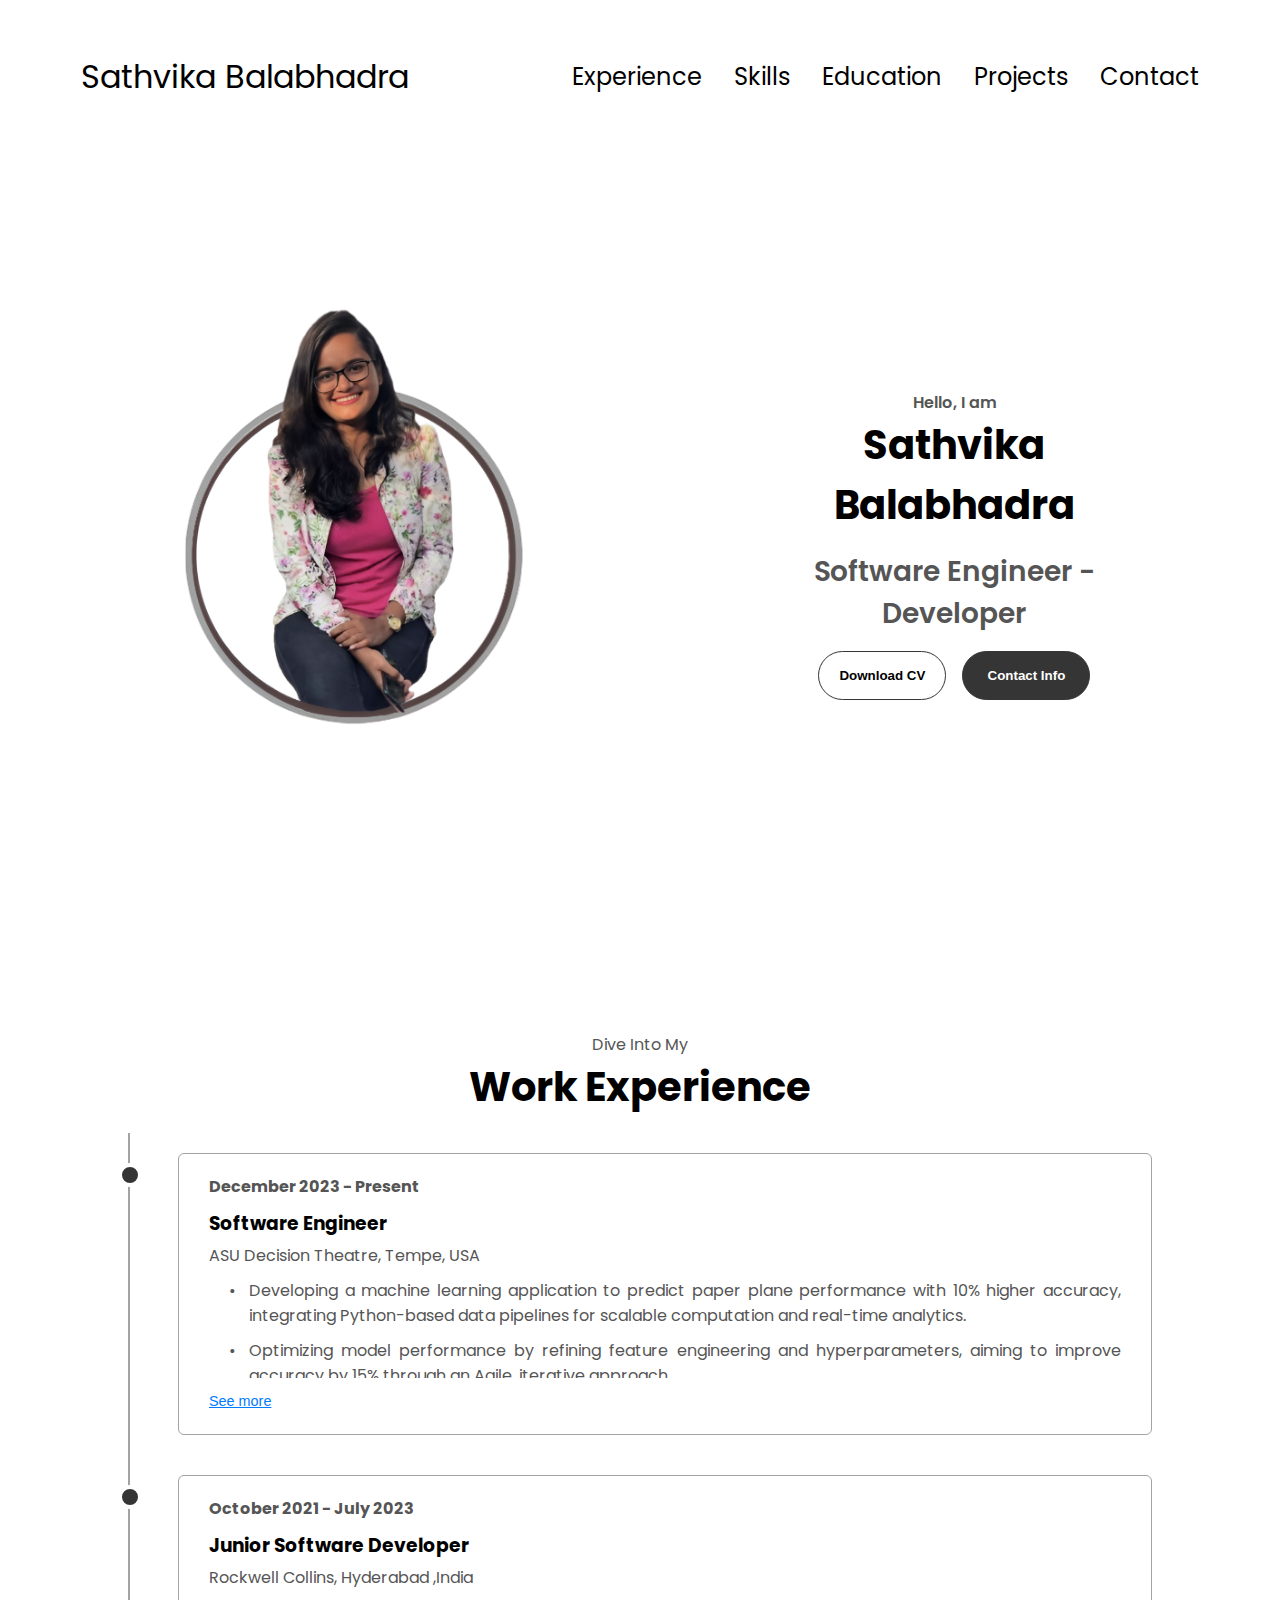
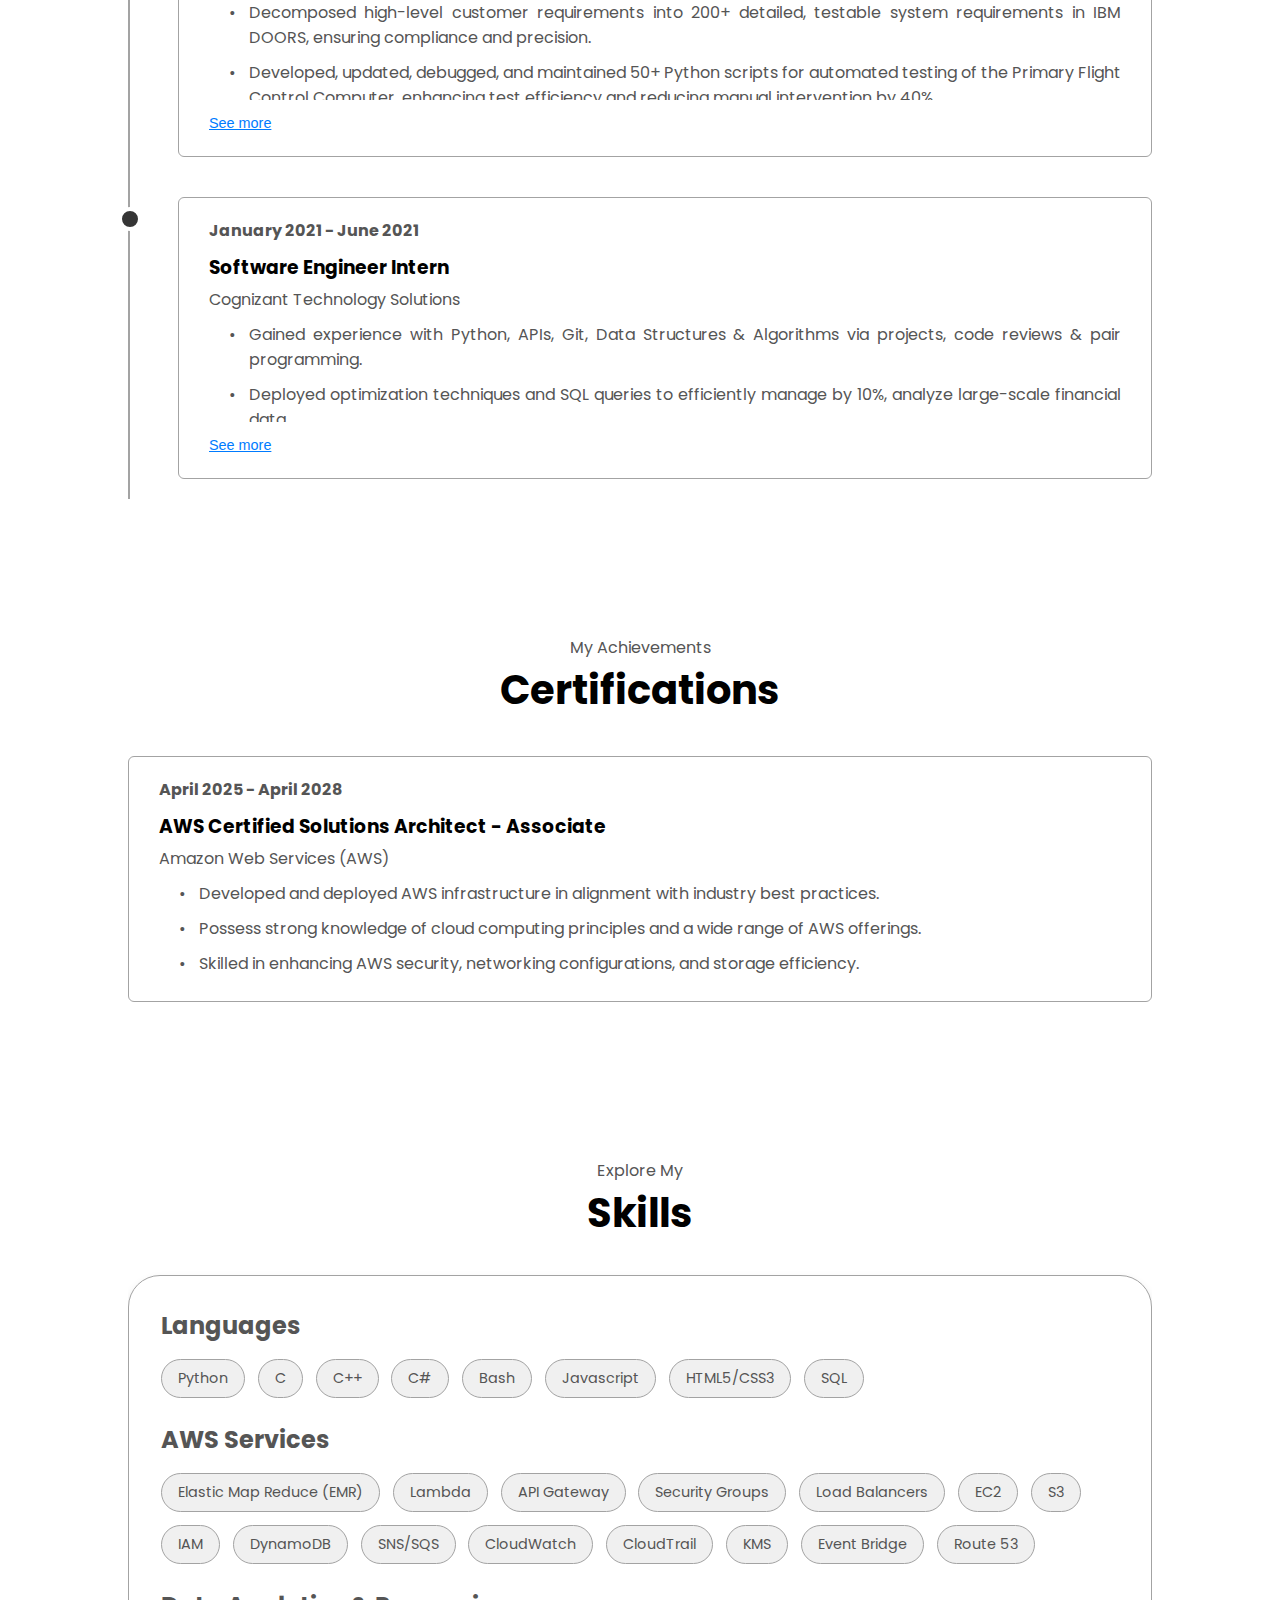
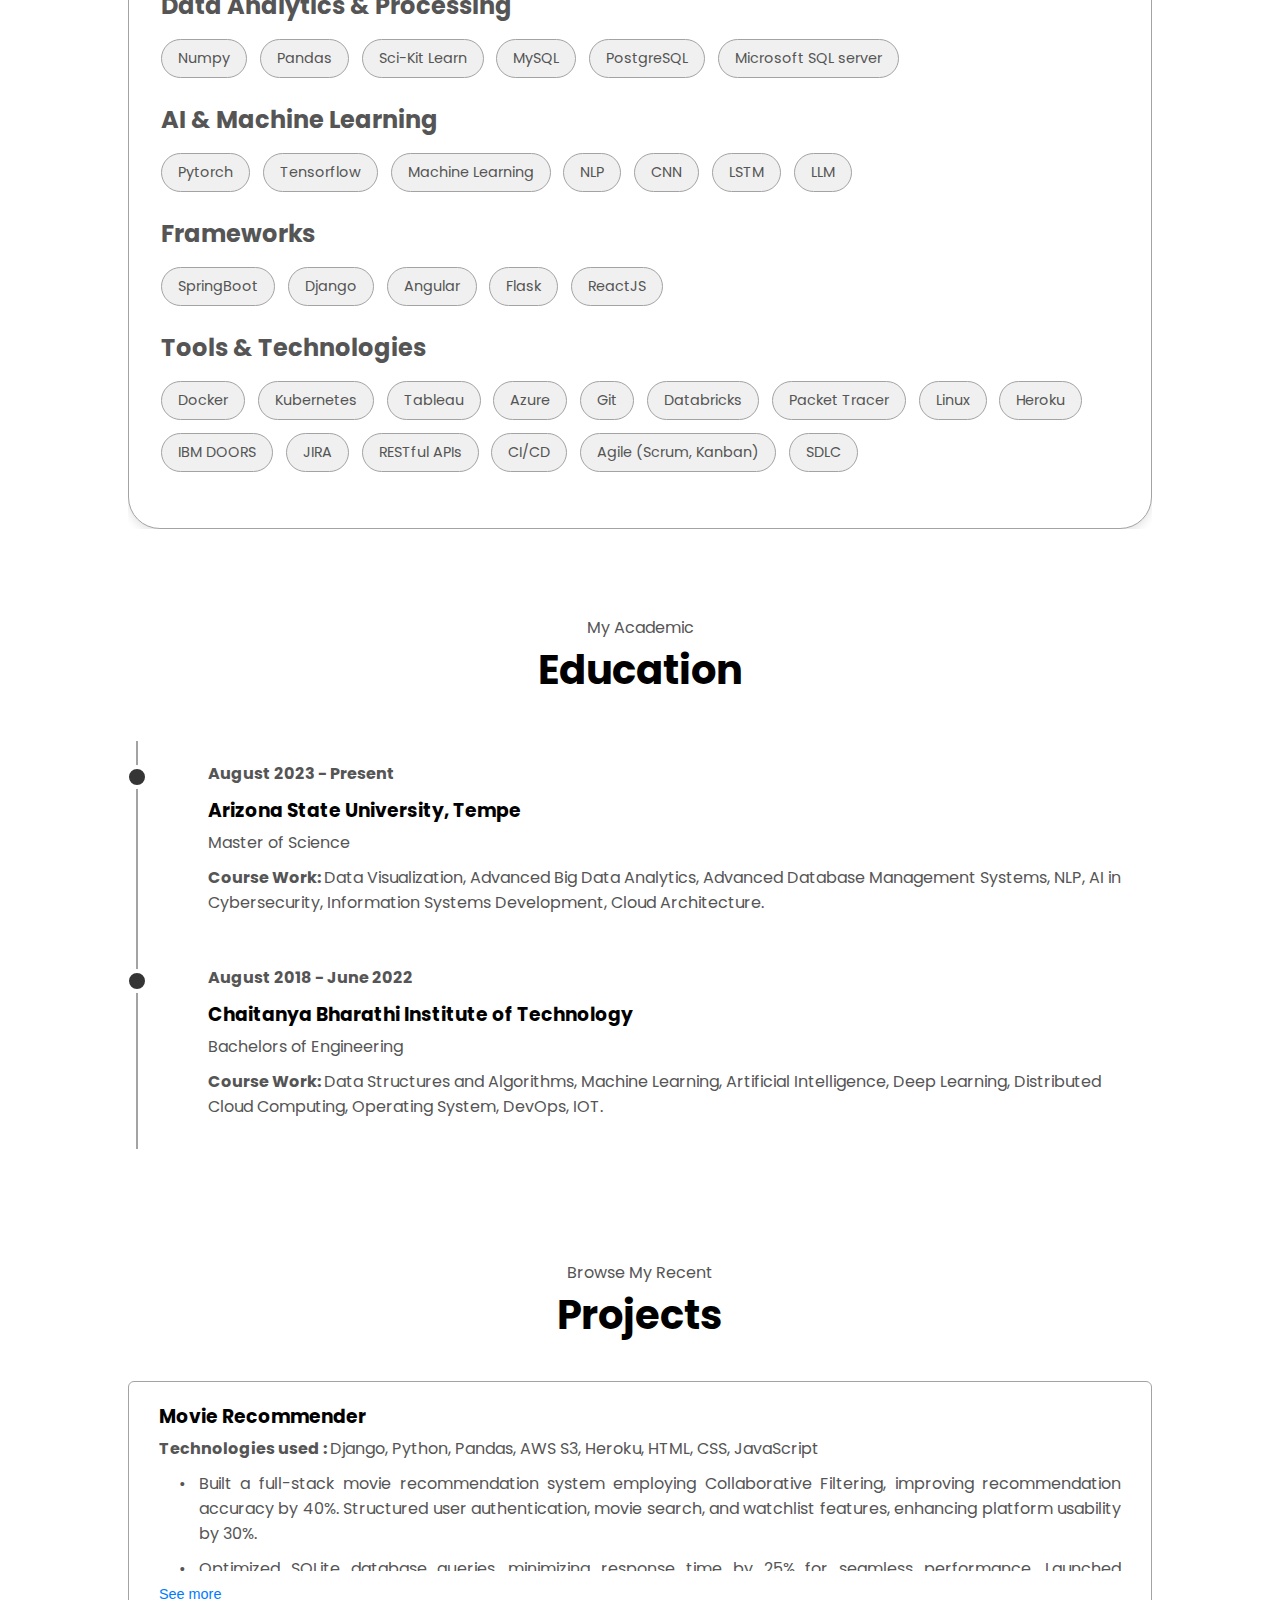
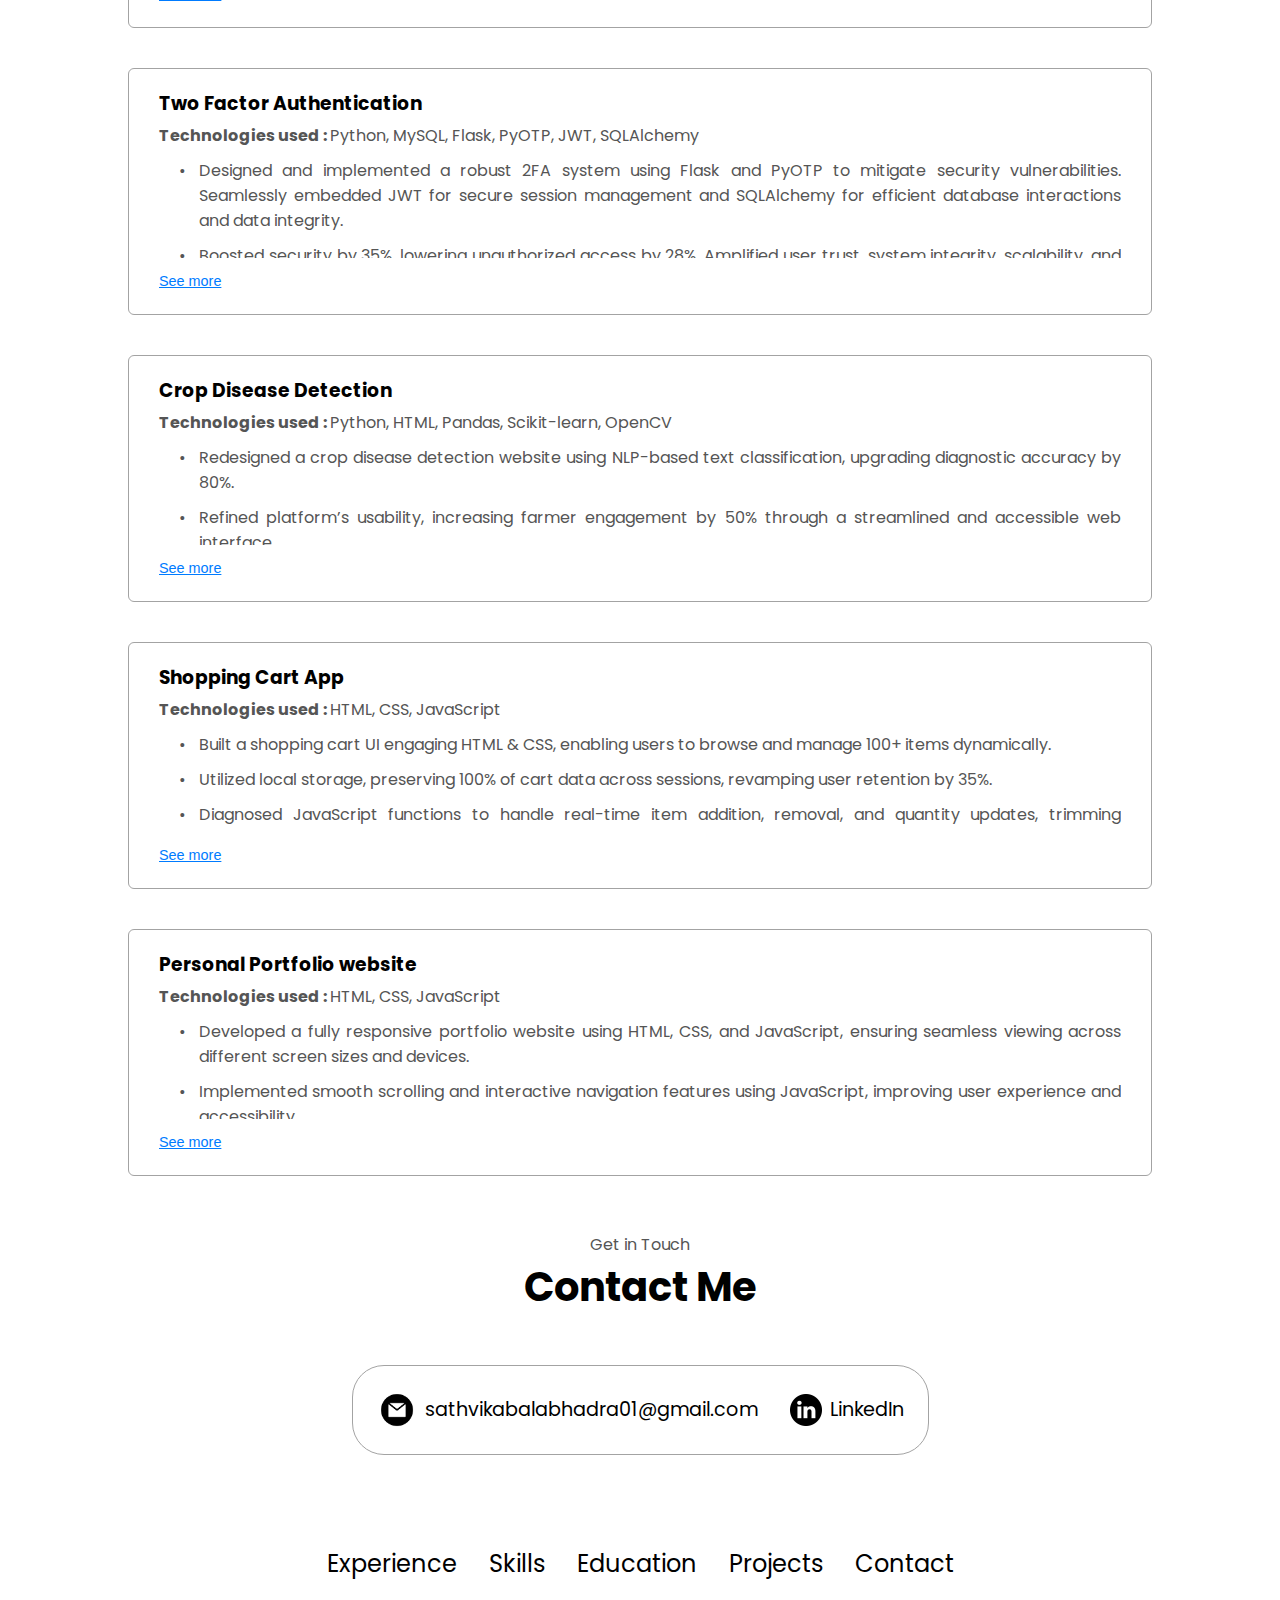
<file: index.html>
<!DOCTYPE html>
<html lang="en">
  <head>
    <meta charset="UTF-8">
    <meta name="viewport" content="width=device-width, initial-scale=1.0">
    <title>Sathvika Balabhadra - Portfolio</title>
    <meta name="description" content="Portfolio of Sathvika Balabhadra, showcasing projects and experience in software development.">

    <!-- Open Graph tags -->
    <meta property="og:title" content="Sathvika Balabhadra- Portfolio">
    <meta property="og:description" content="Portfolio of Sathvika Balabhadra, showcasing projects and experience in software development.">
    <meta property="og:image" content="./assets/meta_img_rounded.png">
    <meta property="og:url" content="https://sathvika-balabhadra.github.io/">

    <!-- Twitter Card tags -->
    <meta name="twitter:card" content="summary_large_image">
    <meta name="twitter:title" content="Sathvika Balabhadra- Portfolio">
    <meta name="twitter:description" content="Portfolio of Sathvika Balabhadra, showcasing projects and experience in software development.">
    <meta name="twitter:image" content="./assets/Sathvika_Balabhadra_Resume.pdf">

    <meta charset="UTF-8" />
    <meta http-equiv="X-UA-Compatible" content="IE=edge" />
    <meta name="viewport" content="width=device-width, initial-scale=1.0" />
    <title>Hruday's Portfolio</title>
    <link rel="stylesheet" href="style.css" />
    <link rel="stylesheet" href="mediaqueries.css" />
  </head>
  <body>
    <nav id="desktop-nav">
      <div class="logo">Sathvika Balabhadra</div>
      <div>
        <ul class="nav-links">
          <li>
              <a
                href="#experience"
                onclick="smoothScroll('experience'); return false;"
                >Experience</a
              >
            </li>
            <li>
              <a href="#skills" onclick="smoothScroll('skills'); return false;"
                >Skills</a
              >
            </li>
            <li>
              <a
                href="#education"
                onclick="smoothScroll('education'); return false;"
                >Education</a
              >
            </li>
            <li>
              <a
                href="#projects"
                onclick="smoothScroll('projects'); return false;"
                >Projects</a
              >
            </li>
            <li>
              <a
                href="#contact"
                onclick="smoothScroll('contact'); return false;"
                >Contact</a
              >
            </li>
        </ul>
      </div>
    </nav>
    <nav id="hamburger-nav">
      <div class="logo">Sathvika Balabhadra</div>
      <div class="hamburger-menu">
        <div class="hamburger-icon" onclick="toggleMenu()">
          <span></span>
          <span></span>
          <span></span>
        </div>
        <div class="menu-links">
          <li>
              <a
                href="#experience"
                onclick="smoothScroll('experience'); return false;"
                >Experience</a
              >
            </li>
            <li>
              <a href="#skills" onclick="smoothScroll('skills'); return false;"
                >Skills</a
              >
            </li>
            <li>
              <a
                href="#education"
                onclick="smoothScroll('education'); return false;"
                >Education</a
              >
            </li>
            <li>
              <a
                href="#projects"
                onclick="smoothScroll('projects'); return false;"
                >Projects</a
              >
            </li>
            <li>
              <a
                href="#contact"
                onclick="smoothScroll('contact'); return false;"
                >Contact</a
              >
            </li>
        </div>
      </div>
    </nav>
    <div class="snap-container">
    <section id="profile">
      <div class="section__pic-container">
        <img src="./assets/new-pfp.png" alt="Sathvika Balabhadra profile picture" />
      </div>
      <div class="section__text">
        <p class="section__text__p1">Hello, I am</p>
        <h1 class="title">Sathvika Balabhadra</h1>
        <p class="section__text__p2">Software Engineer - Developer</p>
        <div class="btn-container">
          <button
            class="btn btn-color-2"
            onclick="window.open('./assets/Sathvika_Balabhadra_Resume.pdf')"
          >
            Download CV
          </button>
          <button
            class="btn btn-color-1 contact-btn"
            onclick="smoothScroll('contact')"
          >
            Contact Info
          </button>
        </div>
      </div>
    </section>
    <section id="experience" class="section">
      <p class="section__text__p1">Dive Into My</p>
      <h1 class="title">Work Experience</h1>
      <div class="experience-details-container">
        <div class="timeline">
          <div class="timeline-item">
            <div class="timeline-dot"></div>
            <div class="timeline-content">
              <div class="timeline-date">December 2023 - Present</div>
              <h3>Software Engineer</h3>
              <p>ASU Decision Theatre, Tempe, USA</p>
              <ul class="collapsible-content">
                <li>
                    Developing a machine learning application to predict paper plane performance with 10% higher accuracy, integrating Python-based data pipelines for scalable computation and real-time analytics.
                  </li>
                  <li>
                    Optimizing model performance by refining feature engineering and hyperparameters, aiming to improve accuracy by 15% through an Agile, iterative approach.
                  </li>
                  <li>
                    Automating CI/CD workflows to streamline deployment, enhance efficiency, and reduce deployment time by 30%, leveraging Docker/Kubernetes and cloud infrastructure.
                  </li>
                  <li>
                    Upgrading software architecture to improve scalability, maintainability, and system performance, ensuring seamless model integration.
                  </li>
              </ul>
              <button class="toggle-btn">See more</button>
            </div>
          </div>
          <div class="timeline-item">
            <div class="timeline-dot"></div>
            <div class="timeline-content">
              <div class="timeline-date">October 2021 - July 2023</div>
              <h3>Junior Software Developer</h3>
              <p>Rockwell Collins, Hyderabad ,India</p>
              <ul class="collapsible-content">
                <li>
                    Decomposed high-level customer requirements into 200+ detailed, testable system requirements in IBM DOORS, ensuring compliance and precision.
                  </li>
                  <li>
                    Developed, updated, debugged, and maintained 50+ Python scripts for automated testing of the Primary Flight Control Computer, enhancing test efficiency and reducing manual intervention by 40%.
                  </li>
                  <li>
                    Verified system-level and software-level requirements through 100+ test cases, analytical procedures, and automated test scripts, improving validation accuracy by 30%.
                  </li>
                  <li>
                    Participated in peer reviews for 
                    Identified and proactively communicated 15+ roadblocks, minimizing project delays and ensuring on-time delivery.
                  </li>
                  <li>
                    Estimated, tracked, and reported technical and schedule performance metrics, ensuring 100% milestone adherence and on-time task completion.
                  </li>
              </ul>
              <button class="toggle-btn">See more</button>
            </div>
          </div>
           <div class="timeline-item">
            <div class="timeline-dot"></div>
            <div class="timeline-content">
              <div class="timeline-date">January 2021 - June 2021</div>
              <h3>Software Engineer Intern</h3>
              <p>Cognizant Technology Solutions</p>
              <ul class="collapsible-content">
                <li>
                  Gained experience with Python, APIs, Git, Data Structures & Algorithms via projects, code reviews & pair programming.
                </li>
                <li>
                  Deployed optimization techniques and SQL queries to efficiently manage by 10%, analyze large-scale financial data.
                </li>
                <li>
                  Collaborated with team to build AI solutions for real-world applications, successfully conducting data pre-processing and feature engineering tasks.
                </li>
              </ul>
              <button class="toggle-btn">See more</button>
            </div>
          </div>
          
        </div>
      </div>
      <!-- <img
        src="./assets/arrow.png"
        alt="Arrow icon"
        class="icon arrow"
        onclick="location.href='./#projects'"
      /> -->
      <br><br>
    </section>
<br><br>
    <section id="certifications" class="section">
  <p class="section__text__p1">My Achievements</p>
  <h1 class="title">Certifications</h1>
  <div class="experience-details-container">
    <!--<div class="timeline">-->
      <div class="timeline-item">
        <!--<div class="timeline-dot"></div>-->
        <div class="timeline-content">
          <div class="timeline-date">April 2025 - April 2028</div>
          <h3>AWS Certified Solutions Architect - Associate</h3>
          <p>Amazon Web Services (AWS)</p>
           <ul class="collapsible-content">
            <li>Developed and deployed AWS infrastructure in alignment with industry best practices.</li>
            <li>Possess strong knowledge of cloud computing principles and a wide range of AWS offerings.</li>
            <li>Skilled in enhancing AWS security, networking configurations, and storage efficiency.</li>
          </ul> 
        </div>
      </div>
      <!--<div class="timeline-item">
        <div class="timeline-dot"></div>
        <div class="timeline-content">
          <div class="timeline-date">July, 2023 - December, 2027</div>
          <h3>AWS Certified Cloud Practitioner</h3>
           <p>Amazon Web Services (AWS)</p>
           <ul class="collapsible-content">
            <li>Expertise in designing scalable and secure GCP solutions.</li>
            <li>Hands-on experience in cloud automation and DevOps practices.</li>
            <li>Proficient in IAM, Kubernetes, and multi-cloud architecture strategies.</li>
          </ul> 
        </div>
      </div>
    </div>-->
  </div>
  <br><br>
</section>
<br>
<br>
    <section id="skills" class="section">
  <p class="section__text__p1">Explore My</p>
  <h1 class="title">Skills</h1>
  <div class="skills-card">
    <div class="skills-category">
      <h2>Languages</h2>
      <div class="skills-list">
        <span class="skill-item">Python</span>
              <span class="skill-item">C</span>
              <span class="skill-item">C++</span>
              <span class="skill-item">C#</span>
              <span class="skill-item">Bash</span>
              <span class="skill-item">Javascript</span>
              <span class="skill-item">HTML5/CSS3</span>
              <span class="skill-item">SQL</span>
      </div>
    </div>
    <div class="skills-category">
      <h2>AWS Services</h2>
      <div class="skills-list">
        <span class="skill-item">Elastic Map Reduce (EMR)</span>
        <span class="skill-item">Lambda</span>
        <span class="skill-item">API Gateway</span>
        <span class="skill-item">Security Groups</span>
        <span class="skill-item">Load Balancers</span>
        <span class="skill-item">EC2</span>
        <span class="skill-item">S3</span>
        <span class="skill-item">IAM</span>
        <span class="skill-item">DynamoDB</span>
        <span class="skill-item">SNS/SQS</span>
        <span class="skill-item">CloudWatch</span>
        <span class="skill-item">CloudTrail</span>
        <span class="skill-item">KMS</span>
        <span class="skill-item">Event Bridge</span>
        <span class="skill-item">Route 53</span>
      </div>
    </div>
    <div class="skills-category">
      <h2>Data Analytics & Processing</h2>
      <div class="skills-list">
        <span class="skill-item">Numpy</span>
        <span class="skill-item">Pandas</span>
        <span class="skill-item">Sci-Kit Learn</span>
        <span class="skill-item">MySQL</span>
        <span class="skill-item">PostgreSQL</span>
        <span class="skill-item">Microsoft SQL server</span>
      </div>
    </div>
    <div class="skills-category">
      <h2>AI & Machine Learning</h2>
      <div class="skills-list">
        <span class="skill-item">Pytorch</span>
        <span class="skill-item">Tensorflow</span>
        <span class="skill-item">Machine Learning</span>
        <span class="skill-item">NLP</span>
        <span class="skill-item">CNN</span>
        <span class="skill-item">LSTM</span>
        <span class="skill-item">LLM</span>
      </div>
    </div>
    <div class="skills-category">
      <h2>Frameworks</h2>
      <div class="skills-list">
        <span class="skill-item">SpringBoot</span>
        <span class="skill-item">Django</span>
        <span class="skill-item">Angular</span>
        <span class="skill-item">Flask</span>
        <span class="skill-item">ReactJS</span>
      </div>
    </div>
    <div class="skills-category">
      <h2>Tools & Technologies</h2>
      <div class="skills-list">
        <span class="skill-item">Docker</span>
        <span class="skill-item">Kubernetes</span>
        <span class="skill-item">Tableau</span>
        <span class="skill-item">Azure</span>
        <span class="skill-item">Git</span>
        <span class="skill-item">Databricks</span>
        <span class="skill-item">Packet Tracer</span>
        <span class="skill-item">Linux</span>
        <span class="skill-item">Heroku</span>
        <span class="skill-item">IBM DOORS</span>
        <span class="skill-item">JIRA</span>
        <span class="skill-item">RESTful APIs</span>
        <span class="skill-item">CI/CD</span>
        <span class="skill-item">Agile (Scrum, Kanban)</span>
        <span class="skill-item">SDLC</span>
      </div>
    </div>
  </div>
</section>


    <!-- <section id="about"> -->
      <!-- <p class="section__text__p1">Get To Know More</p> -->
      <!-- <h1 class="title">About Me</h1> -->
      <!-- <div class="section-container"> -->
        <!-- <div class="section__pic-container">
          <img
            src="./assets/about-pic.png"
            alt="Profile picture"
            class="about-pic"
          />
        </div> -->
        <!-- <div class="about-details-container"> -->
          <br>
          <br>

          <section id="education" class="section">
            <p class="section__text__p1">My Academic</p>
            <h1 class="title">Education</h1>
            <br />
            <div class="experience-details-container">
              <div class="education-timeline">
                <div class="education-item">
                  <div class="education-dot"></div>
                  <div class="education-content">
                    <div class="education-date">August 2023 - Present</div>
                    <h3>Arizona State University, Tempe</h3>
                    <p>Master of Science</p>
                    <p>
                      <b>Course Work: </b>Data Visualization, Advanced Big Data Analytics, Advanced Database Management Systems, NLP, AI in
                      Cybersecurity, Information Systems Development, Cloud Architecture.
                    </p>
                  </div>
                </div>
                <div class="education-item">
                  <div class="education-dot"></div>
                  <div class="education-content">
                    <div class="education-date">August 2018 - June 2022</div>
                    <h3>Chaitanya Bharathi Institute of Technology</h3>
                    <p>Bachelors of Engineering</p>
                    <p>
                      <b>Course Work: </b> Data Structures and Algorithms, Machine Learning, Artificial Intelligence, Deep Learning, 
                      Distributed Cloud Computing, Operating System, DevOps, IOT.
                    </p>
                  </div>
                </div>
                <!-- Add more education items as needed -->
              </div>
            </div>
            <!-- <img
              src="./assets/arrow.png"
              alt="Arrow icon"
              class="icon arrow"
              onclick="location.href='./#next-section'"
            /> -->
          </section>
          <br />
          <!-- <div class="text-container">
            <p>
              Lorem ipsum dolor sit amet consectetur adipisicing elit. Hic quis
              reprehenderit et laborum, rem, dolore eum quod voluptate
              exercitationem nobis, nihil esse debitis maxime facere minus sint
              delectus velit in eos quo officiis explicabo deleniti dignissimos.
              Eligendi illum libero dolorum cum laboriosam corrupti quidem,
              reiciendis ea magnam? Nulla, impedit fuga!
            </p>
          </div> -->
        </div>
      </div>
      <!-- <p>fjfjf</p> -->
      <!-- <img
        src="./assets/arrsow.png"
        alt="Arrow icon"
        class="icon arrow"
        onclick="location.href='./#experience'"
      /> -->
    </section>
      <br/>
      <br/>
      <section id="projects">
        <p class="section__text__p1">Browse My Recent</p>
        <h1 class="title">Projects</h1>
        <div class="experience-details-container">
          <div class="timeline-item">
            <div class="timeline-content">
              <h3>Movie Recommender</h3>
              <p><b>Technologies used : </b> Django, Python, Pandas, AWS S3, Heroku, HTML, CSS, JavaScript</p>
              <ul class="collapsible-content">
                <li>
                  Built a full-stack movie recommendation system employing Collaborative Filtering, improving recommendation accuracy by 40%. Structured user authentication, movie search, and watchlist features, enhancing platform usability by 30%.
                  </li>
                  <li>
                    Optimized SQLite database queries, minimizing response time by 25% for seamless performance. Launched application on Heroku, achieving 99.9% uptime and ensuring smooth accessibility.
                  </li>
                  <li>
                    Combined AWS S3 for static file storage, cutting load times by 20% and boosting user experience.
                  </li>
              </ul>
              <button class="toggle-btn">See more</button>
            </div>
          </div>
          <div class="timeline-item">
            <div class="timeline-content">
              <h3>Two Factor Authentication</h3>
              <p><b>Technologies used : </b> Python, MySQL, Flask, PyOTP, JWT, SQLAlchemy</p>
              <ul class="collapsible-content">
                <li>
                  Designed and implemented a robust 2FA system using Flask and PyOTP to mitigate security vulnerabilities. Seamlessly embedded JWT for secure session management and SQLAlchemy for efficient database interactions and data integrity.
                  </li>
                  <li>
                    Boosted security by 35%, lowering unauthorized access by 28%. Amplified user trust, system integrity, scalability, and optimized the security-UX balance, elevating overall application performance.
                  </li>
              </ul>
              <button class="toggle-btn">See more</button>
            </div>
          </div>
          <div class="timeline-item">
            <div class="timeline-content">
              <h3>Crop Disease Detection</h3>
              <p><b>Technologies used : </b> Python, HTML, Pandas, Scikit-learn, OpenCV</p>
              <ul class="collapsible-content">
                <li>
                  Redesigned a crop disease detection website using NLP-based text classification, upgrading diagnostic accuracy by 80%.
                  </li>
                  <li>
                    Refined platform’s usability, increasing farmer engagement by 50% through a streamlined and accessible web interface.
                  </li>
                  <li>
                    Implemented an image captioning system with OpenCV, Strengthening user interaction and shrinking manual disease identification efforts by 30%.
                  </li>
              </ul>
              <button class="toggle-btn">See more</button>
            </div>
          </div>  
          <div class="timeline-item">
            <div class="timeline-content">
              <h3>Shopping Cart App</h3>
              <p><b>Technologies used : </b> HTML, CSS, JavaScript</p>
              <ul class="collapsible-content">
                <li>
                  Built a shopping cart UI engaging HTML & CSS, enabling users to browse and manage 100+ items dynamically.
                  </li>
                  <li>
                    Utilized local storage, preserving 100% of cart data across sessions, revamping user retention by 35%.  
                  </li>
                  <li>
                    Diagnosed JavaScript functions to handle real-time item addition, removal, and quantity updates, trimming processing time to under 200ms for a smooth user experience.
              </ul>
              <button class="toggle-btn">See more</button>
            </div>
          </div> 
          <div class="timeline-item">
            <div class="timeline-content">
              <h3>Personal Portfolio website</h3>
              <p><b>Technologies used : </b> HTML, CSS, JavaScript</p>
              <ul class="collapsible-content">
                <li>
                  Developed a fully responsive portfolio website using HTML, CSS, and JavaScript, ensuring seamless viewing across different screen sizes and devices.
                  </li>
                  <li>
                    Implemented smooth scrolling and interactive navigation features using JavaScript, improving user experience and accessibility.
                  </li>
              </ul>
              <button class="toggle-btn">See more</button>
            </div>
          </div>         
        </div>
      </section>

    <section id="contact">
      <p class="section__text__p1">Get in Touch</p>
      <h1 class="title">Contact Me</h1>
      <div class="contact-info-upper-container">
        <div class="contact-info-container">
          <img
            src="./assets/email.png"
            alt="Email icon"
            class="icon contact-icon email-icon"
          />
          <p>
            <a href="mailto:sathvikabalabhadra01@gmail.com">sathvikabalabhadra01@gmail.com</a>
          </p>
        </div>
        <div class="contact-info-container">
          <img
            src="./assets/linkedin.png"
            alt="LinkedIn icon"
            class="icon contact-icon"
          />
          <p><a href="https://linkedin.com/in/Sathvika-Balabhadra">LinkedIn</a></p>
        </div>
      </div>
    </section>
    </div>
    <footer>
      <nav>
        <div class="nav-links-container">
          <ul class="nav-links">
            <li>
              <a
                href="#experience"
                onclick="smoothScroll('experience'); return false;"
                >Experience</a
              >
            </li>
            <li>
              <a href="#skills" onclick="smoothScroll('skills'); return false;"
                >Skills</a
              >
            </li>
            <li>
              <a
                href="#education"
                onclick="smoothScroll('education'); return false;"
                >Education</a
              >
            </li>
            <li>
              <a
                href="#projects"
                onclick="smoothScroll('projects'); return false;"
                >Projects</a
              >
            </li>
            <li>
              <a
                href="#contact"
                onclick="smoothScroll('contact'); return false;"
                >Contact</a
              >
            </li>
          </ul>
        </div>
      </nav>
    </footer>
    <script src="script.js"></script>
  </body>
</html>
</file>
<file: style.css>
/* GENERAL */

@import url("https://fonts.googleapis.com/css2?family=Poppins:wght@300;400;500;600&display=swap");

* {
  margin: 0;
  padding: 0;
}

body {
  font-family: "Poppins", sans-serif;
}

html {
  scroll-behavior: smooth;
}

p {
  color: rgb(85, 85, 85);
}

/* TRANSITION */

a,
.btn {
  transition: all 300ms ease;
}

/* DESKTOP NAV */

nav,
.nav-links {
  display: flex;
}

nav {
  justify-content: space-around;
  align-items: center;
  height: 17vh;
}

.nav-links {
  gap: 2rem;
  list-style: none;
  font-size: 1.5rem;
}

a {
  color: black;
  text-decoration: none;
  text-decoration-color: white;
}

a:hover {
  color: grey;
  text-decoration: underline;
  text-underline-offset: 1rem;
  text-decoration-color: rgb(181, 181, 181);
}

.logo {
  font-size: 2rem;
}

.logo:hover {
  cursor: default;
}

/* HAMBURGER MENU */

#hamburger-nav {
  display: none;
}

.hamburger-menu {
  position: relative;
  display: inline-block;
}

.hamburger-icon {
  display: flex;
  flex-direction: column;
  justify-content: space-between;
  height: 24px;
  width: 30px;
  cursor: pointer;
}

.hamburger-icon span {
  width: 100%;
  height: 2px;
  background-color: black;
  transition: all 0.3 ease-in-out;
}

.menu-links {
  position: absolute;
  top: 100%;
  right: 0;
  background-color: white;
  width: fit-content;
  max-height: 0;
  overflow: hidden;
  transition: all 0.3 ease-in-out;
}

.menu-links a {
  display: block;
  padding: 10px;
  text-align: center;
  font-size: 1.5rem;
  color: black;
  text-decoration: none;
  transition: all 0.3 ease-in-out;
}

.menu-links li {
  list-style: none;
}

.menu-links.open {
  max-height: 300px;
}

.hamburger-icon.open span:first-child {
  transform: rotate(45deg) translate(10px, 5px);
}

.hamburger-icon.open span:nth-child(2) {
  opacity: 0;
}

.hamburger-icon.open span:last-child {
  transform: rotate(-45deg) translate(10px, -5px);
}

.hamburger-icon span:first-child {
  transform: none;
}

.hamburger-icon span:first-child {
  opacity: 1;
}

.hamburger-icon span:first-child {
  transform: none;
}

/* SECTIONS */

section {
  padding-top: 4vh;
  margin: 0 10%;
  box-sizing: border-box;
  min-height: fit-content;
}

.section-container {
  display: flex;
}

/* PROFILE SECTION */

#profile {
  display: flex;
  justify-content: center;
  gap: 5rem;
  height: 80vh;
}

.section__pic-container {
  display: flex;
  height: 600px;
  width: 600px;
  margin: auto 0;
}

.section__text {
  align-self: center;
  text-align: center;
}

.section__text p {
  font-weight: 600;
}

.section__text__p1 {
  text-align: center;
}

.section__text__p2 {
  font-size: 1.75rem;
  margin-bottom: 1rem;
}

.title {
  font-size: 2.5rem;
  text-align: center;
  margin-bottom: 1rem;
  word-wrap: break-word;
}

#socials-container {
  display: flex;
  justify-content: center;
  margin-top: 1rem;
  gap: 1rem;
}

/* ICONS */

.icon {
  cursor: pointer;
  height: 2rem;
}

/* BUTTONS */

.btn-container {
  display: flex;
  justify-content: center;
  gap: 1rem;
}

.btn {
  font-weight: 600;
  transition: all 300ms ease;
  padding: 1rem;
  width: 8rem;
  border-radius: 2rem;
}

.btn-color-1,
.btn-color-2 {
  border: rgb(53, 53, 53) 0.1rem solid;
}

.btn-color-1:hover,
.btn-color-2:hover {
  cursor: pointer;
}

.btn-color-1,
.btn-color-2:hover {
  background: rgb(53, 53, 53);
  color: white;
}

.btn-color-1:hover {
  background: rgb(0, 0, 0);
}

.btn-color-2 {
  background: none;
}

.btn-color-2:hover {
  border: rgb(255, 255, 255) 0.1rem solid;
}

.btn-container {
  gap: 1rem;
}

/* ABOUT SECTION */

#about {
  position: relative;
}

.about-containers {
  gap: 2rem;
  margin-bottom: 2rem;
  margin-top: 2rem;
}

.about-details-container {
  justify-content: center;
  flex-direction: column;
}

.about-containers,
.about-details-container {
  display: flex;
}

.about-pic {
  border-radius: 2rem;
}
.arrow {
  position: absolute;
  right: 1rem;
  bottom: 2.5rem;
}

/* Media query for smaller screens */
@media screen and (max-width: 768px) {
  .arrow {
    right: 0.5rem;
    bottom: 1rem;
  }
}

.details-container {
  padding: 1.5rem;
  flex: 1;
  background: white;
  border-radius: 2rem;
  border: rgb(53, 53, 53) 0.1rem solid;
  border-color: rgb(163, 163, 163);
  text-align: center;
}

.section-container {
  gap: 4rem;
  height: 80%;
}

.section__pic-container {
  height: 600px;
  width: 600px;
  margin: auto 0;
}

/* EXPERIENCE SECTION */

#experience {
  position: relative;
}

.experience-sub-title {
  color: rgb(85, 85, 85);
  font-weight: 600;
  font-size: 1.75rem;
  margin-bottom: 2rem;
}

.experience-details-container {
  display: flex;
  justify-content: center;
  flex-direction: column;
}

.article-container {
  display: flex;
  text-align: initial;
  flex-wrap: wrap;
  flex-direction: row;
  gap: 2.5rem;
  justify-content: space-around;
}

article {
  display: flex;
  width: 10rem;
  justify-content: space-around;
  gap: 0.5rem;
}

article .icon {
  cursor: default;
}

/* PROJECTS SECTION */

#projects {
  position: relative;
}

.color-container {
  border-color: rgb(163, 163, 163);
  background: rgb(250, 250, 250);
}

.project-img {
  border-radius: 2rem;
  width: 90%;
  height: 90%;
}

.project-title {
  margin: 1rem;
  color: black;
}

.project-btn {
  color: black;
  border-color: rgb(163, 163, 163);
}

/* CONTACT */

#contact {
  display: flex;
  justify-content: center;
  flex-direction: column;
  height: 70vh;
}

.contact-info-upper-container {
  display: flex;
  justify-content: center;
  border-radius: 2rem;
  border: rgb(53, 53, 53) 0.1rem solid;
  border-color: rgb(163, 163, 163);
  background: (250, 250, 250);
  margin: 2rem auto;
  padding: 0.5rem;
}

.contact-info-container {
  display: flex;
  align-items: center;
  justify-content: center;
  gap: 0.5rem;
  margin: 1rem;
}

.contact-info-container p {
  font-size: larger;
}

.contact-icon {
  cursor: default;
}

.email-icon {
  height: 2.5rem;
}

/* FOOTER SECTION */

footer {
  height: 26vh;
  margin: 0 1rem;
}

footer p {
  text-align: center;
}

/* WORK EXPERIENCE SECTION */

#work-experience {
  position: relative;
}

.timeline {
  position: relative;
  max-width: 1200px;
  margin: 0 auto;
  padding-left: 50px;
}

.timeline::before {
  content: "";
  position: absolute;
  width: 2px;
  background-color: rgb(163, 163, 163);
  top: 0;
  bottom: 0;
  left: 0;
}

.timeline-item {
  padding: 20px 0;
  position: relative;
}

.timeline-dot {
  position: absolute;
  width: 16px;
  height: 16px;
  left: -60px;
  background-color: rgb(53, 53, 53);
  border: 4px solid white;
  top: 30px;
  border-radius: 50%;
  z-index: 1;
}

.timeline-content {
  padding: 20px 30px;
  background-color: white;
  position: relative;
  border-radius: 6px;
  border: 1px solid rgb(163, 163, 163);
}

.timeline-date {
  font-weight: bold;
  margin-bottom: 10px;
  color: rgb(85, 85, 85);
}

.timeline-content h3 {
  margin-bottom: 5px;
  color: black;
}

.timeline-content p {
  margin-bottom: 10px;
}

.timeline-content ul {
  margin-left: 20px;
  color: rgb(85, 85, 85);
  /* justify-content: ju; */
}

.timeline-content li {
  text-align: justify;
}

@media screen and (max-width: 600px) {
  .timeline {
    padding-left: 30px;
  }

  .timeline-dot {
    left: -38px;
  }

  .timeline-content {
    padding: 15px 20px;
  }
}

/* EDUCATION SECTION */

#education {
  position: relative;
}

.education-timeline {
  position: relative;
  max-width: 1200px;
  margin: 0 auto;
  padding-left: 50px;
}

.education-timeline::before {
  content: "";
  position: absolute;
  width: 2px;
  background-color: rgb(163, 163, 163);
  top: 0;
  bottom: 0;
  left: 8px;
}

.education-item {
  padding: 20px 0;
  position: relative;
}

.education-dot {
  position: absolute;
  width: 16px;
  height: 16px;
  left: -53px;
  background-color: rgb(53, 53, 53);
  border: 4px solid white;
  top: 24px;
  border-radius: 50%;
  z-index: 1;
}

.education-content {
  padding: 0 30px;
}

.education-date {
  font-weight: bold;
  margin-bottom: 10px;
  color: rgb(85, 85, 85);
}

.education-content h3 {
  margin-bottom: 5px;
  color: black;
}

.education-content p {
  margin-bottom: 10px;
  color: rgb(85, 85, 85);
}

@media screen and (max-width: 600px) {
  .education-timeline {
    padding-left: 30px;
  }

  .education-timeline::before {
    left: 5px;
  }

  .education-dot {
    left: -30px;
  }

  .education-content {
    padding: 0 15px;
  }
}

/* SKILLS SECTION */

#skills {
  position: relative;
  overflow: hidden;
}

.skills-card {
  background-color: white;
  border-radius: 2rem;
  border: 1px solid rgb(163, 163, 163);
  padding: 2rem;
  margin-top: 2rem;
  box-shadow: 0 4px 8px rgba(0, 0, 0, 0.1);
}

.skills-category {
  margin-bottom: 1.5rem;
}

.skills-category h2 {
  font-size: 1.5rem;
  margin-bottom: 1rem;
  color: rgb(85, 85, 85);
}

.skills-list {
  display: flex;
  flex-wrap: wrap;
  gap: 0.8rem;
}

.skill-item {
  background-color: #f0f0f0;
  color: rgb(85, 85, 85);
  padding: 0.5rem 1rem;
  border-radius: 2rem;
  font-size: 0.9rem;
  border: 1px solid rgb(163, 163, 163);
  transition: all 0.3s ease;
}

.skill-item:hover {
  background-color: rgb(53, 53, 53);
  color: white;
}

@media screen and (max-width: 768px) {
  .skills-card {
    padding: 1.5rem;
  }

  .skills-category h2 {
    font-size: 1.3rem;
  }

  .skill-item {
    font-size: 0.8rem;
    padding: 0.4rem 0.8rem;
  }
}

.collapsible-content {
  max-height: 100px;
  overflow: hidden;
  transition: max-height 0.3s ease-out;
  padding-left: 20px; /* Add left padding to make room for bullets */
}

.collapsible-content.expanded {
  max-height: 1000px; /* Adjust this value based on your content */
}

.collapsible-content li {
  position: relative;
  list-style-type: none; /* Remove default bullets */
  margin-bottom: 10px; /* Add some space between list items */
}

.collapsible-content li::before {
  content: "•"; /* Add custom bullet */
  position: absolute;
  left: -20px; /* Position the bullet */
  color: rgb(85, 85, 85); /* Match your text color */
}

.toggle-btn {
  background: none;
  border: none;
  color: #007bff;
  cursor: pointer;
  font-size: 0.9rem;
  padding: 5px 0;
  text-decoration: underline;
  margin-top: 10px; /* Add some space above the button */
}

.toggle-btn:hover {
  color: #0056b3;
}
</file>
<file: mediaqueries.css>
@media screen and (max-width: 1400px) {
  #profile {
    height: 83vh;
    margin-bottom: 6rem;
  }
  .about-containers {
    flex-wrap: wrap;
  }
  #contact,
  #projects {
    height: fit-content;
  }
}

@media screen and (max-width: 1200px) {
  #desktop-nav {
    display: none;
  }
  #hamburger-nav {
    display: flex;
  }
  #experience,
  .experience-details-container {
    margin-top: 2rem;
  }
  #profile,
  .section-container {
    display: block;
  }
  .arrow {
    display: none;
  }
  section,
  .section-container {
    height: fit-content;
  }
  section {
    margin: 0 5%;
  }
  .section__pic-container {
    width: 275px;
    height: 275px;
    margin: 0 auto 2rem;
  }
  .about-containers {
    margin-top: 0;
  }
}

@media screen and (max-width: 600px) {
  #contact,
  footer {
    height: 40vh;
  }
  #profile {
    height: 83vh;
    margin-bottom: 0;
  }
  article {
    font-size: 1rem;
  }
  footer nav {
    height: fit-content;
    margin-bottom: 2rem;
  }
  .about-containers,
  .contact-info-upper-container,
  .btn-container {
    flex-wrap: wrap;
  }
  .contact-info-container {
    margin: 0;
  }
  .contact-info-container p,
  .nav-links li a {
    font-size: 1rem;
  }
  .experience-sub-title {
    font-size: 1.25rem;
  }
  .logo {
    font-size: 1.5rem;
  }
  .nav-links {
    flex-direction: column;
    gap: 0.5rem;
    text-align: center;
  }
  .section__pic-container {
    width: auto;
    height: 46vw;
    justify-content: center;
  }
  .section__text__p2 {
    font-size: 1.25rem;
  }
  .title {
    font-size: 2rem;
  }
  .text-container {
    text-align: justify;
  }
}
</file>
